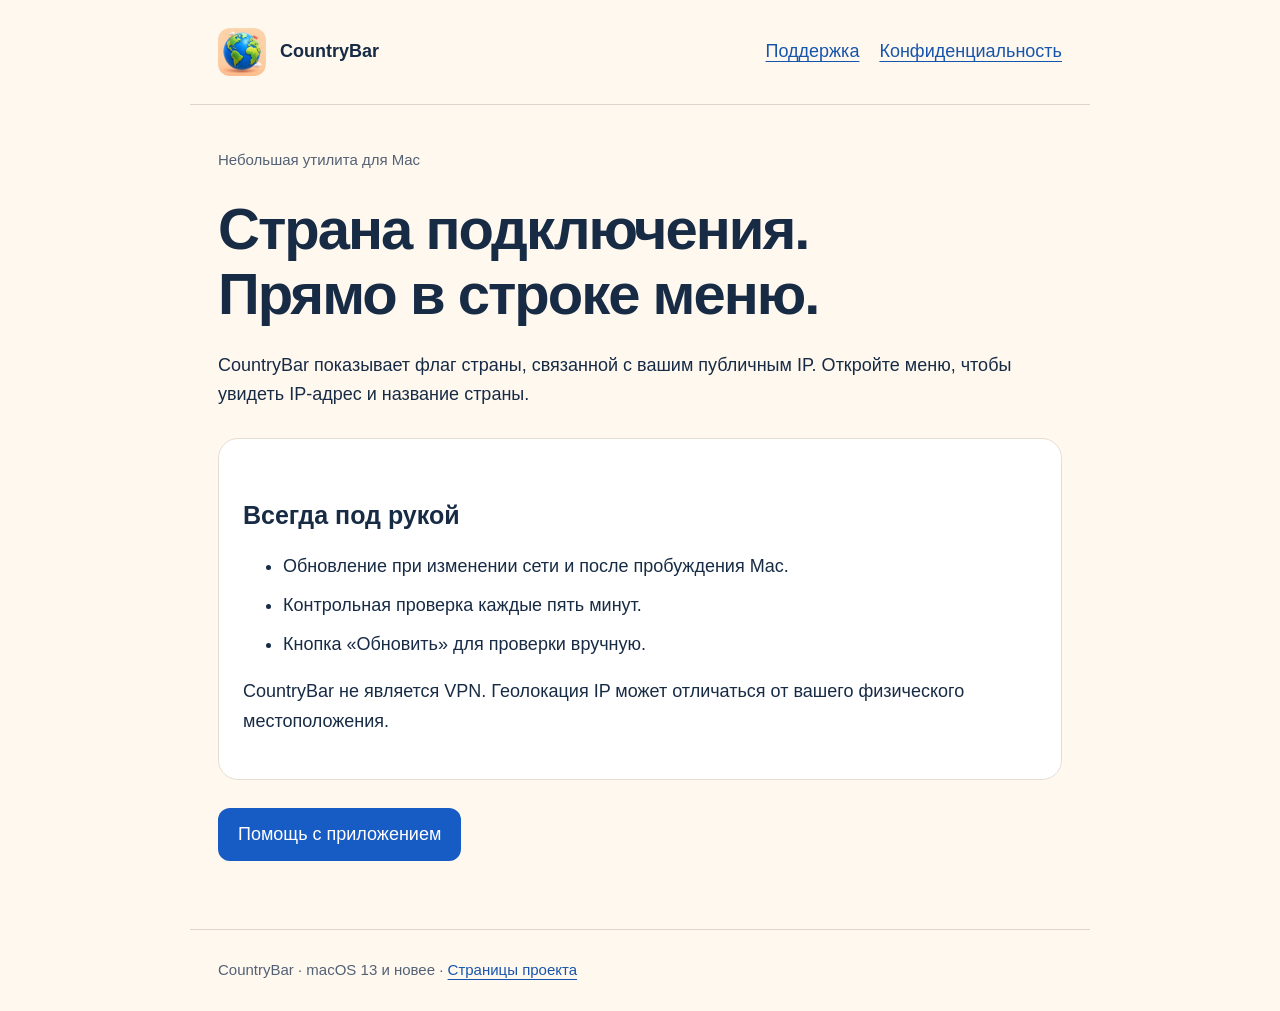
<file: index.html>
<!doctype html><html lang="ru"><head><meta charset="utf-8"><meta name="viewport" content="width=device-width, initial-scale=1"><title>Страна подключения — CountryBar</title><meta name="description" content="CountryBar: страна публичного IP в строке меню macOS. Поддержка и конфиденциальность."><link rel="icon" href="./assets/icon.png"><link rel="stylesheet" href="./assets/style.css"></head><body><header><a class="brand" href="./"><img src="./assets/icon.png" alt="">CountryBar</a><nav aria-label="Навигация"><a href="./support/">Поддержка</a><a href="./privacy/">Конфиденциальность</a></nav></header><main><p class="muted">Небольшая утилита для Mac</p><h1>Страна подключения.<br>Прямо в строке меню.</h1><p>CountryBar показывает флаг страны, связанной с вашим публичным IP. Откройте меню, чтобы увидеть IP-адрес и название страны.</p><div class="card"><h2>Всегда под рукой</h2><ul><li>Обновление при изменении сети и после пробуждения Mac.</li><li>Контрольная проверка каждые пять минут.</li><li>Кнопка «Обновить» для проверки вручную.</li></ul><p>CountryBar не является VPN. Геолокация IP может отличаться от вашего физического местоположения.</p></div><a class="button" href="support/">Помощь с приложением</a></main><footer>CountryBar · macOS 13 и новее · <a href="https://github.com/thirt33nth/countrybar-site">Страницы проекта</a></footer></body></html>
</file>
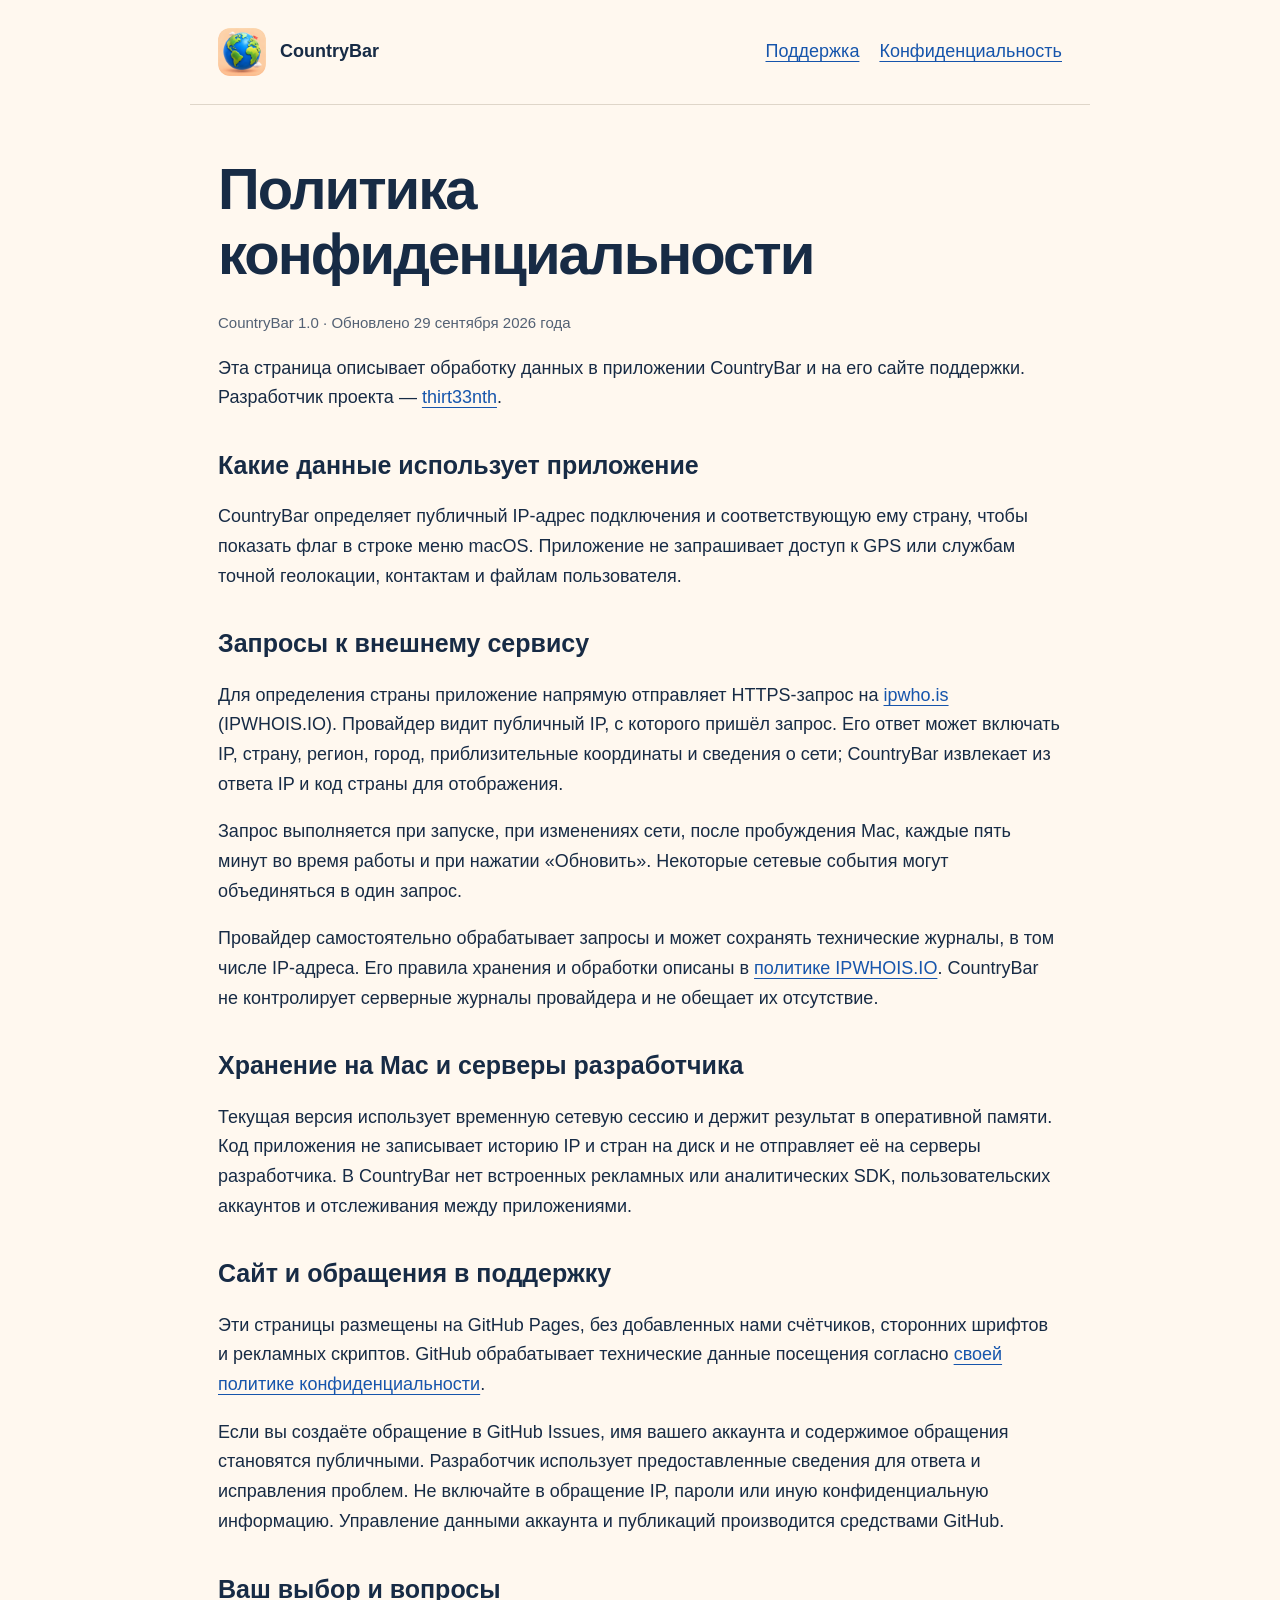
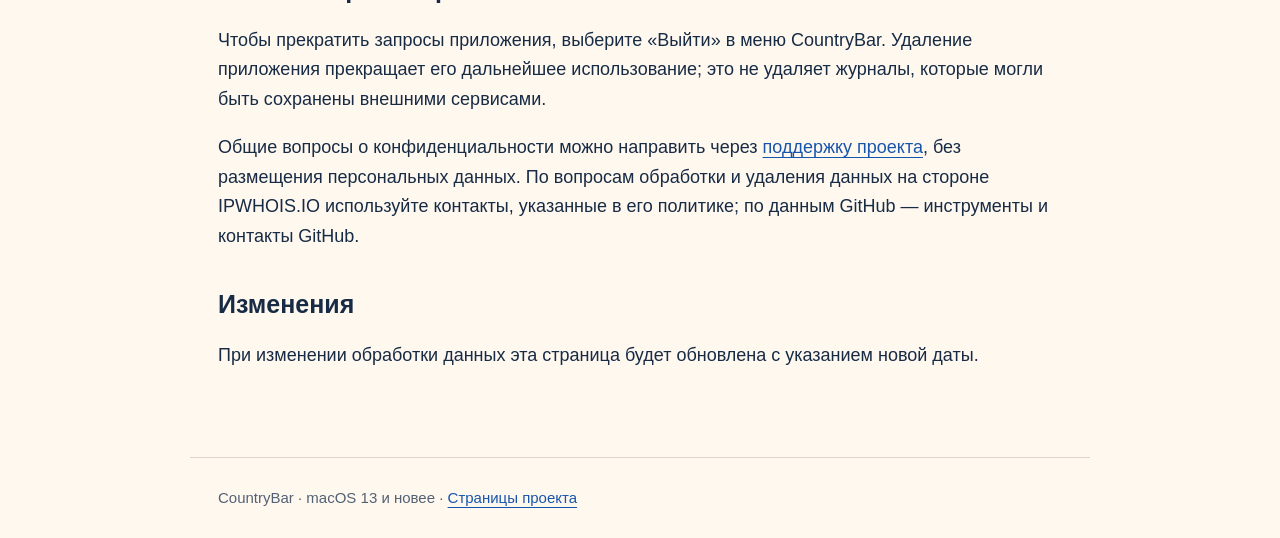
<file: privacy/index.html>
<!doctype html><html lang="ru"><head><meta charset="utf-8"><meta name="viewport" content="width=device-width, initial-scale=1"><title>Политика конфиденциальности — CountryBar</title><meta name="description" content="CountryBar: страна публичного IP в строке меню macOS. Поддержка и конфиденциальность."><link rel="icon" href="../assets/icon.png"><link rel="stylesheet" href="../assets/style.css"></head><body><header><a class="brand" href="../"><img src="../assets/icon.png" alt="">CountryBar</a><nav aria-label="Навигация"><a href="../support/">Поддержка</a><a href="../privacy/">Конфиденциальность</a></nav></header><main><h1>Политика конфиденциальности</h1><p class="muted">CountryBar 1.0 · Обновлено 29 сентября 2026 года</p><p>Эта страница описывает обработку данных в приложении CountryBar и на его сайте поддержки. Разработчик проекта — <a href="https://github.com/thirt33nth">thirt33nth</a>.</p><h2>Какие данные использует приложение</h2><p>CountryBar определяет публичный IP-адрес подключения и соответствующую ему страну, чтобы показать флаг в строке меню macOS. Приложение не запрашивает доступ к GPS или службам точной геолокации, контактам и файлам пользователя.</p><h2>Запросы к внешнему сервису</h2><p>Для определения страны приложение напрямую отправляет HTTPS-запрос на <a href="https://ipwho.is/">ipwho.is</a> (IPWHOIS.IO). Провайдер видит публичный IP, с которого пришёл запрос. Его ответ может включать IP, страну, регион, город, приблизительные координаты и сведения о сети; CountryBar извлекает из ответа IP и код страны для отображения.</p><p>Запрос выполняется при запуске, при изменениях сети, после пробуждения Mac, каждые пять минут во время работы и при нажатии «Обновить». Некоторые сетевые события могут объединяться в один запрос.</p><p>Провайдер самостоятельно обрабатывает запросы и может сохранять технические журналы, в том числе IP-адреса. Его правила хранения и обработки описаны в <a href="https://ipwhois.io/privacy">политике IPWHOIS.IO</a>. CountryBar не контролирует серверные журналы провайдера и не обещает их отсутствие.</p><h2>Хранение на Mac и серверы разработчика</h2><p>Текущая версия использует временную сетевую сессию и держит результат в оперативной памяти. Код приложения не записывает историю IP и стран на диск и не отправляет её на серверы разработчика. В CountryBar нет встроенных рекламных или аналитических SDK, пользовательских аккаунтов и отслеживания между приложениями.</p><h2>Сайт и обращения в поддержку</h2><p>Эти страницы размещены на GitHub Pages, без добавленных нами счётчиков, сторонних шрифтов и рекламных скриптов. GitHub обрабатывает технические данные посещения согласно <a href="https://docs.github.com/en/site-policy/privacy-policies/github-general-privacy-statement">своей политике конфиденциальности</a>.</p><p>Если вы создаёте обращение в GitHub Issues, имя вашего аккаунта и содержимое обращения становятся публичными. Разработчик использует предоставленные сведения для ответа и исправления проблем. Не включайте в обращение IP, пароли или иную конфиденциальную информацию. Управление данными аккаунта и публикаций производится средствами GitHub.</p><h2>Ваш выбор и вопросы</h2><p>Чтобы прекратить запросы приложения, выберите «Выйти» в меню CountryBar. Удаление приложения прекращает его дальнейшее использование; это не удаляет журналы, которые могли быть сохранены внешними сервисами.</p><p>Общие вопросы о конфиденциальности можно направить через <a href="https://github.com/thirt33nth/countrybar-site/issues/new">поддержку проекта</a>, без размещения персональных данных. По вопросам обработки и удаления данных на стороне IPWHOIS.IO используйте контакты, указанные в его политике; по данным GitHub — инструменты и контакты GitHub.</p><h2>Изменения</h2><p>При изменении обработки данных эта страница будет обновлена с указанием новой даты.</p></main><footer>CountryBar · macOS 13 и новее · <a href="https://github.com/thirt33nth/countrybar-site">Страницы проекта</a></footer></body></html>
</file>
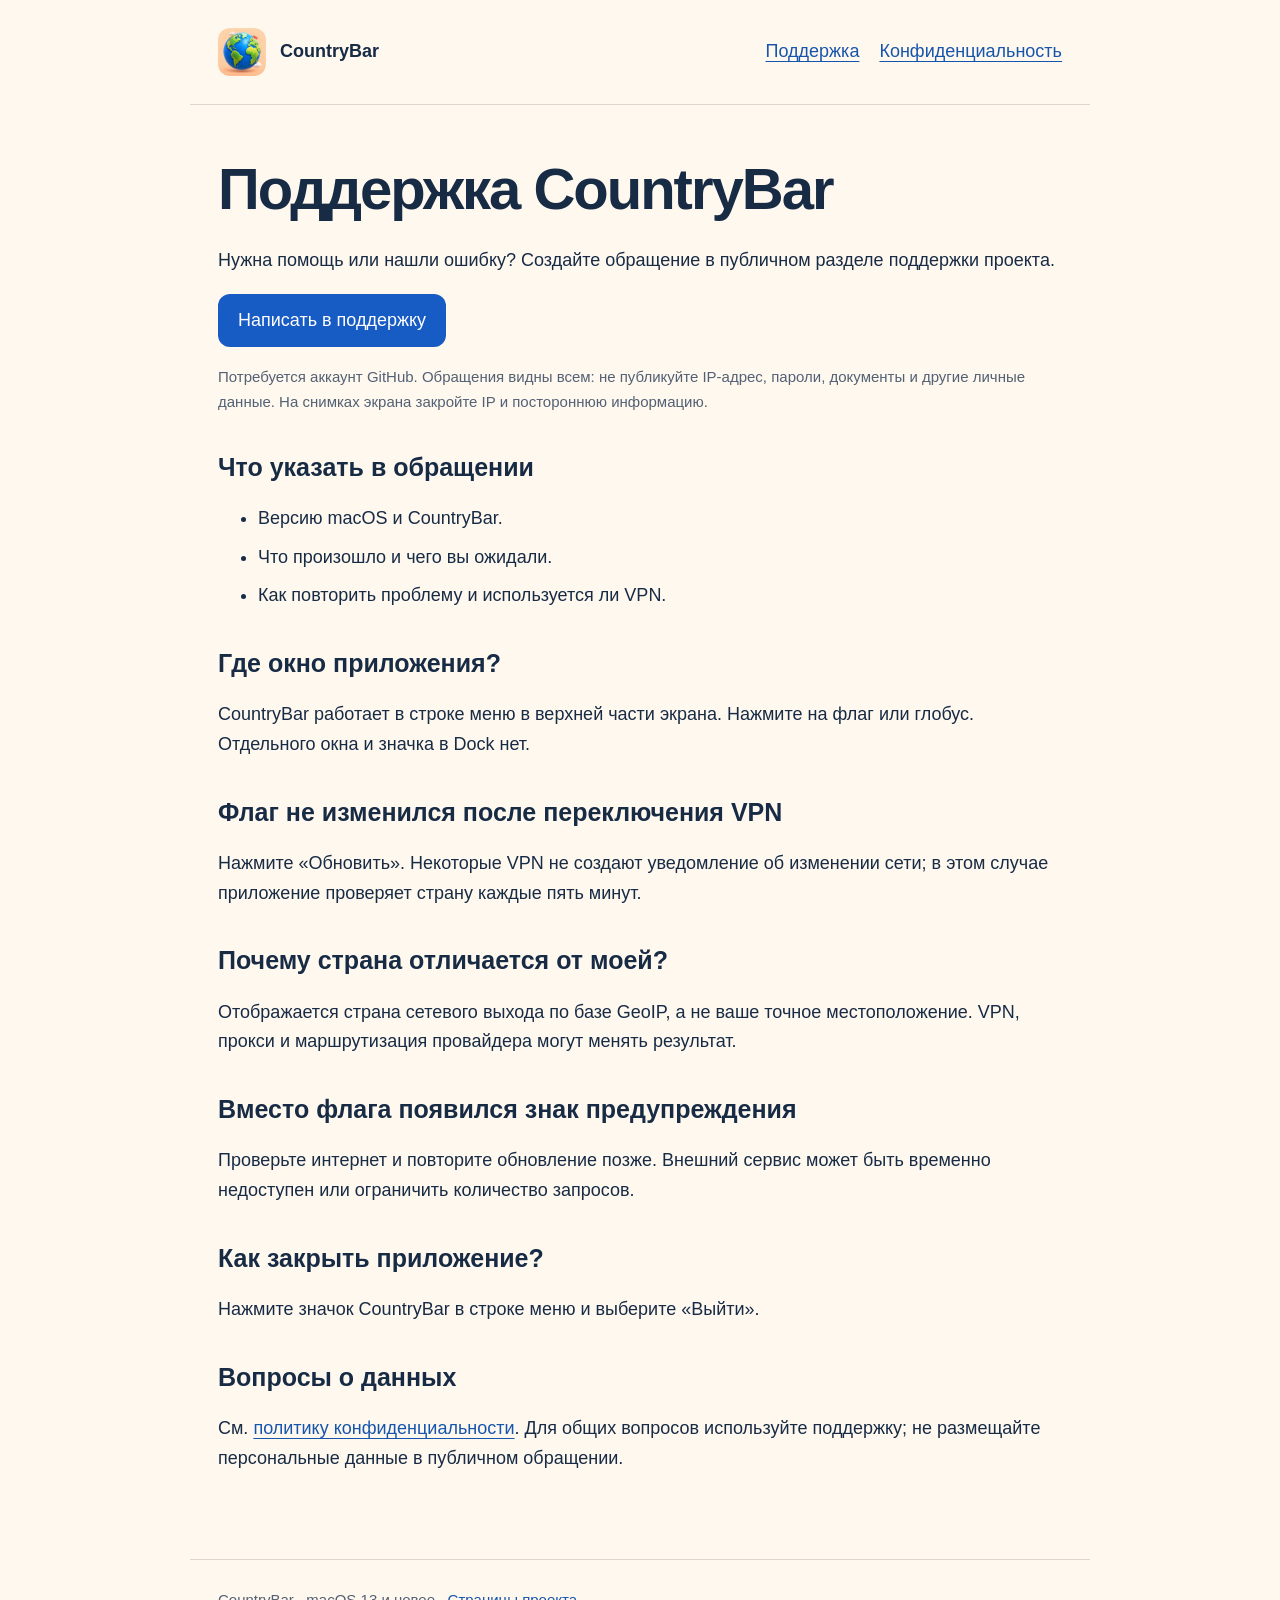
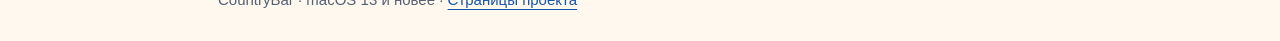
<file: support/index.html>
<!doctype html><html lang="ru"><head><meta charset="utf-8"><meta name="viewport" content="width=device-width, initial-scale=1"><title>Поддержка — CountryBar</title><meta name="description" content="CountryBar: страна публичного IP в строке меню macOS. Поддержка и конфиденциальность."><link rel="icon" href="../assets/icon.png"><link rel="stylesheet" href="../assets/style.css"></head><body><header><a class="brand" href="../"><img src="../assets/icon.png" alt="">CountryBar</a><nav aria-label="Навигация"><a href="../support/">Поддержка</a><a href="../privacy/">Конфиденциальность</a></nav></header><main><h1>Поддержка CountryBar</h1><p>Нужна помощь или нашли ошибку? Создайте обращение в публичном разделе поддержки проекта.</p><p><a class="button" href="https://github.com/thirt33nth/countrybar-site/issues/new">Написать в поддержку</a></p><p class="muted">Потребуется аккаунт GitHub. Обращения видны всем: не публикуйте IP-адрес, пароли, документы и другие личные данные. На снимках экрана закройте IP и постороннюю информацию.</p><h2>Что указать в обращении</h2><ul><li>Версию macOS и CountryBar.</li><li>Что произошло и чего вы ожидали.</li><li>Как повторить проблему и используется ли VPN.</li></ul><h2>Где окно приложения?</h2><p>CountryBar работает в строке меню в верхней части экрана. Нажмите на флаг или глобус. Отдельного окна и значка в Dock нет.</p><h2>Флаг не изменился после переключения VPN</h2><p>Нажмите «Обновить». Некоторые VPN не создают уведомление об изменении сети; в этом случае приложение проверяет страну каждые пять минут.</p><h2>Почему страна отличается от моей?</h2><p>Отображается страна сетевого выхода по базе GeoIP, а не ваше точное местоположение. VPN, прокси и маршрутизация провайдера могут менять результат.</p><h2>Вместо флага появился знак предупреждения</h2><p>Проверьте интернет и повторите обновление позже. Внешний сервис может быть временно недоступен или ограничить количество запросов.</p><h2>Как закрыть приложение?</h2><p>Нажмите значок CountryBar в строке меню и выберите «Выйти».</p><h2>Вопросы о данных</h2><p>См. <a href="../privacy/">политику конфиденциальности</a>. Для общих вопросов используйте поддержку; не размещайте персональные данные в публичном обращении.</p></main><footer>CountryBar · macOS 13 и новее · <a href="https://github.com/thirt33nth/countrybar-site">Страницы проекта</a></footer></body></html>
</file>
<file: assets/style.css>
*{box-sizing:border-box}body{margin:0;background:#fff8ef;color:#172b45;font:18px/1.65 -apple-system,BlinkMacSystemFont,"Segoe UI",sans-serif}header,main,footer{max-width:900px;margin:auto;padding:28px}header{display:flex;align-items:center;justify-content:space-between;gap:24px;border-bottom:1px solid #dfd6c9}a{color:#1655ac;text-underline-offset:4px}nav{display:flex;gap:20px}.brand{display:flex;align-items:center;gap:14px;font-weight:750;color:#172b45;text-decoration:none}.brand img{width:48px;height:48px;border-radius:12px}h1{font-size:clamp(34px,6vw,58px);line-height:1.12;letter-spacing:-2px;margin:24px 0}h2{font-size:25px;line-height:1.3;margin-top:36px}.muted,footer{color:#536174;font-size:15px}.card{background:white;border:1px solid #e6ded3;border-radius:20px;padding:24px;margin:28px 0}.button{display:inline-block;padding:12px 20px;background:#175bc4;color:white;border-radius:12px;text-decoration:none}li{margin:9px 0}footer{border-top:1px solid #dfd6c9;margin-top:40px}@media(max-width:540px){header{align-items:flex-start;flex-direction:column}main,header,footer{padding:22px}nav{font-size:16px}h1{letter-spacing:-1px}}
</file>
